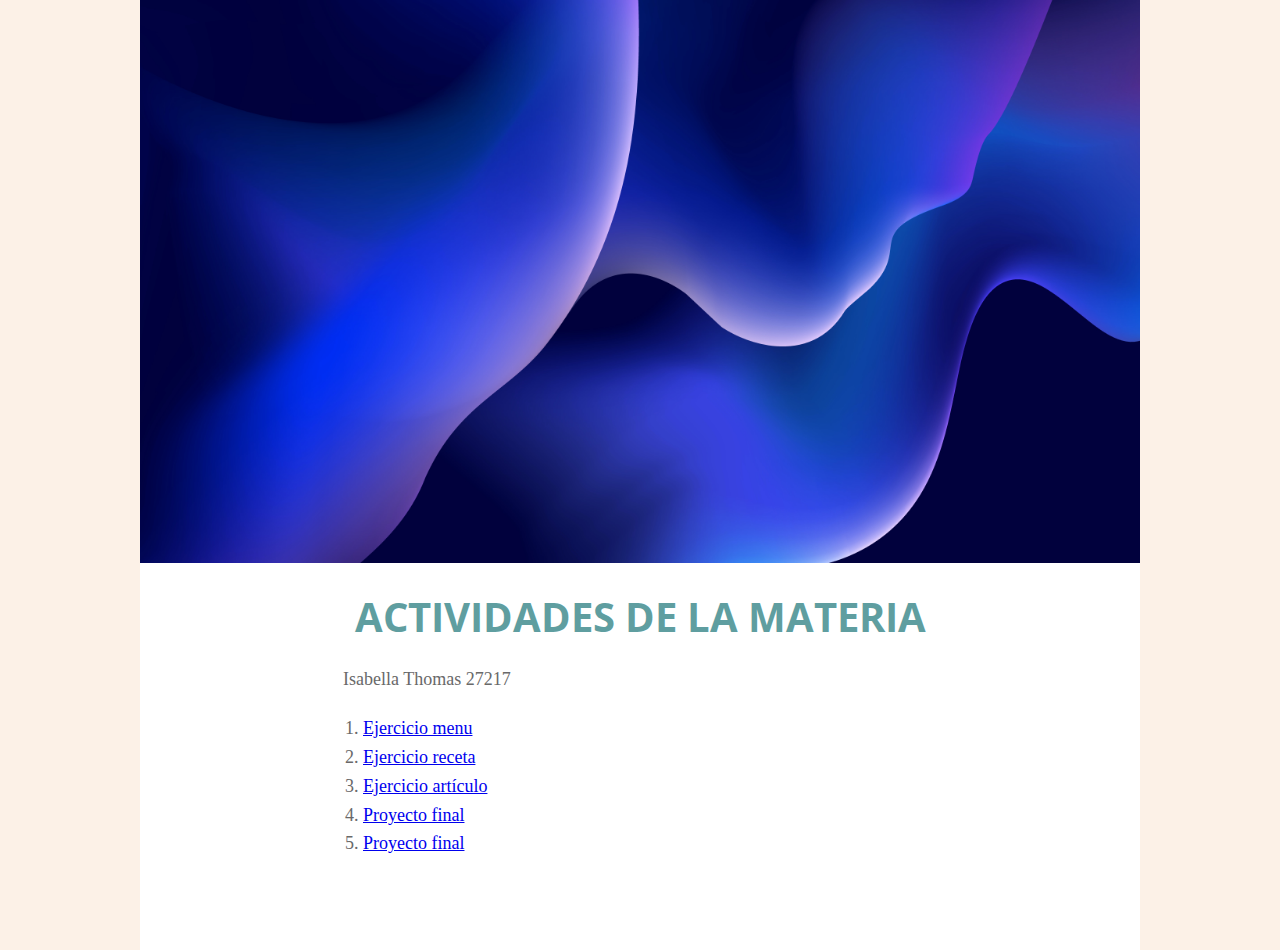
<file: index.html>
<!doctype html>
<html>
  <head>
    <meta charset="utf-8">
    <title>Repositorio</title>

    <link rel="stylesheet" href="stylestyle.css">
    
    <link rel="preconnect" href="https://fonts.googleapis.com">
    <link rel="preconnect" href="https://fonts.gstatic.com" crossorigin>
    <link href="https://fonts.googleapis.com/css2?family=Open+Sans:wght@600&display=swap" rel="stylesheet">

    <link rel="preconnect" href="https://fonts.googleapis.com">
    <link rel="preconnect" href="https://fonts.gstatic.com" crossorigin>
    <link href="https://fonts.googleapis.com/css2?family=Cormorant+Garamond&display=swap" rel="stylesheet">

  </head>
  <body>
    <div class="container">
      <img src="banner.jpg" width="100%">
      <br>
      <br>
      <h1>ACTIVIDADES DE LA MATERIA</h1>
      <br>
      <p>Isabella Thomas 27217</a></p>
      <br>
      <ol class="list">
        <li><a href="menu.html">Ejercicio menu</a></li> 
        <li><a href="receta.html">Ejercicio receta</a></li>
        <li><a href="articulo.html">Ejercicio artículo</a></li>
        <li><a href="proyecto.html">Proyecto final</a></li>
        <li><a href="proyectoproy.html">Proyecto final</a></li>
      </ol>
      <br>
      <br>
    </div>
  </body>
</html>
</file>
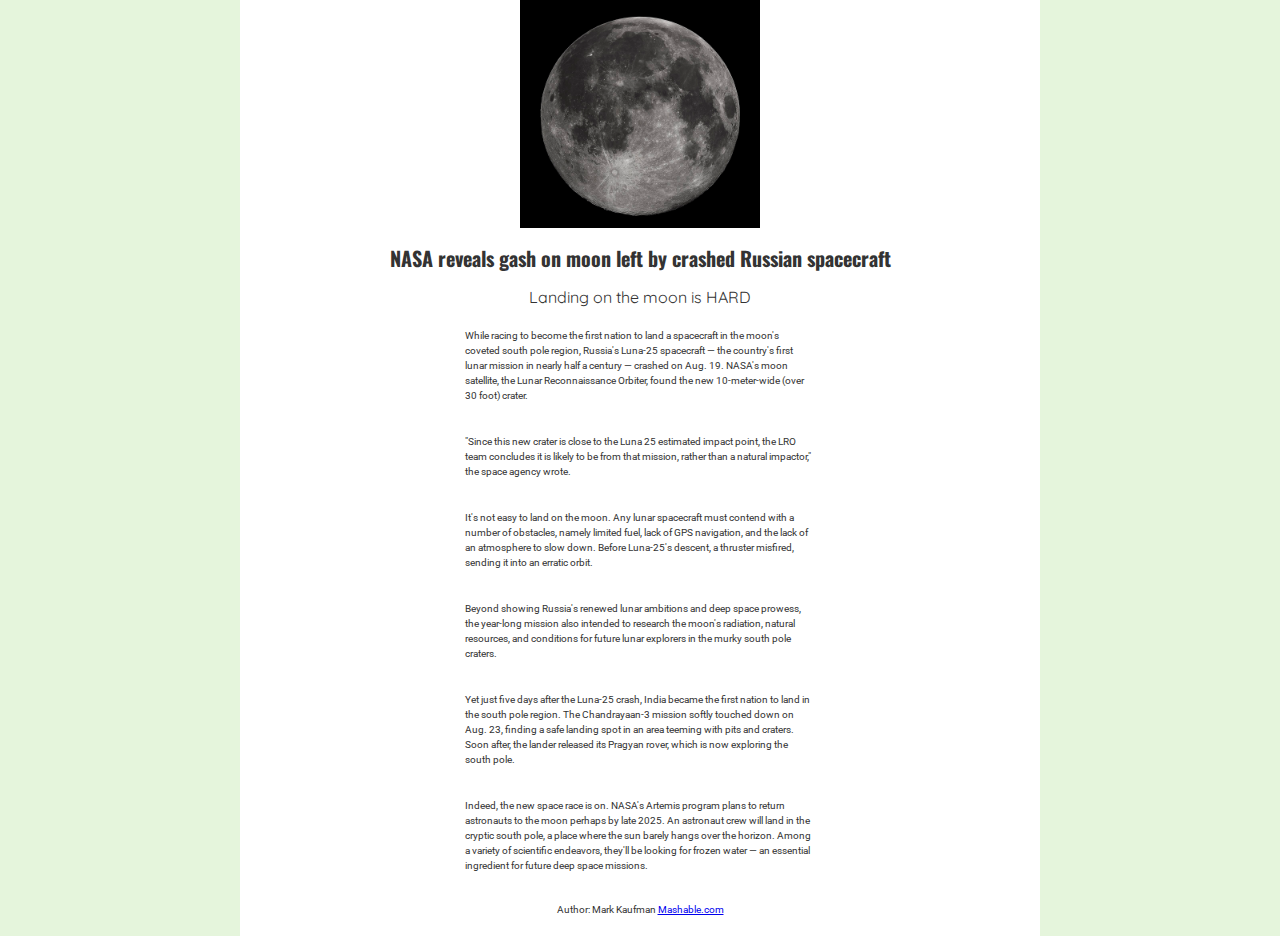
<file: articulo.html>
<!DOCTYPE html>
<html lang="en">
<head>
    <meta charset="UTF-8">
    <meta name="viewport" content="width=device-width, initial-scale=1.0">
    <title>Document</title>
    <link rel="preconnect" href="https://fonts.googleapis.com">
<link rel="preconnect" href="https://fonts.gstatic.com" crossorigin>
<link href="https://fonts.googleapis.com/css2?family=Roboto&display=swap" rel="stylesheet">
<link rel="preconnect" href="https://fonts.googleapis.com">
<link rel="preconnect" href="https://fonts.gstatic.com" crossorigin>
<link href="https://fonts.googleapis.com/css2?family=Oswald:wght@500&display=swap" rel="stylesheet">
<link rel="preconnect" href="https://fonts.googleapis.com">
<link rel="preconnect" href="https://fonts.gstatic.com" crossorigin>
<link href="https://fonts.googleapis.com/css2?family=Quicksand:wght@300&display=swap" rel="stylesheet">
            <style> 
            body{
                text-align: center; 
                font-family: 'Roboto', sans-serif;
                font-size: 10px;
                color: #333; 
                background-image: url('https://images.unsplash.com/photo-1506318137071-a8e063b4bec0?ixlib=rb-4.0.3&ixid=M3wxMjA3fDB8MHxwaG90by1wYWdlfHx8fGVufDB8fHx8fA%3D%3D&auto=format&fit=crop&w=1793&q=80');
                background-color: rgb(229, 245, 220);
                margin: 0px 0px; 
            }  
            
            .container{
                margin: 30px auto;
                margin: 0px auto;
                width: 800px; 
                background-color: white;
            } 
            h1{
                font-family:'Oswald', sans-serif;;
                font-size: 20px;
                font-weight: 700; 
            }
            h2{
                margin: 0px auto;
                font-family: 'Quicksand', sans-serif;
                font-size: 16px;
                font-weight: 400; 
                max-width: 20em;
            }
            article p{
                margin: 10px auto;
                max-width: 35em;
                text-align: left; 
                line-height: 1.5;
            }


            </style>

</head>
    <body>
        <div class="container">
            <img src="moon.jpg" width="30%">
            
        <h1>NASA reveals gash on moon left by crashed Russian spacecraft </h1>
        <h2>Landing on the moon is HARD </h2>

        <article>
            <br>
        <p>While racing to become the first nation to land a spacecraft in the moon's coveted south pole region, Russia's Luna-25 spacecraft — the country's first lunar mission in nearly half a century — crashed on Aug. 19. NASA's moon satellite, the Lunar Reconnaissance Orbiter, found the new 10-meter-wide (over 30 foot) crater. </h2></p>
            <br>
        <p>"Since this new crater is close to the Luna 25 estimated impact point, the LRO team concludes it is likely to be from that mission, rather than a natural impactor," the space agency wrote. </p>
            <br>
        <p>It's not easy to land on the moon. Any lunar spacecraft must contend with a number of obstacles, namely limited fuel, lack of GPS navigation, and the lack of an atmosphere to slow down. Before Luna-25's descent, a thruster misfired, sending it into an erratic orbit.  </p>
        <br>
        <p>Beyond showing Russia's renewed lunar ambitions and deep space prowess, the year-long mission also intended to research the moon's radiation, natural resources, and conditions for future lunar explorers in the murky south pole craters.</p>
        <br>
        <p>Yet just five days after the Luna-25 crash, India became the first nation to land in the south pole region. The Chandrayaan-3 mission softly touched down on Aug. 23, finding a safe landing spot in an area teeming with pits and craters. Soon after, the lander released its Pragyan rover, which is now exploring the south pole.</p>
        <br>
        <p>Indeed, the new space race is on. NASA's Artemis program plans to return astronauts to the moon perhaps by late 2025. An astronaut crew will land in the cryptic south pole, a place where the sun barely hangs over the horizon. Among a variety of scientific endeavors, they'll be looking for frozen water — an essential ingredient for future deep space missions.</p>
    <br>
    </article>
        <footer>
            <p>Author: Mark Kaufman <a href= "https://mashable.com/author/mark-kaufman"> Mashable.com </a></p>
        </footer>
            <br>
    </div>
    </body>    
</html>
</file>
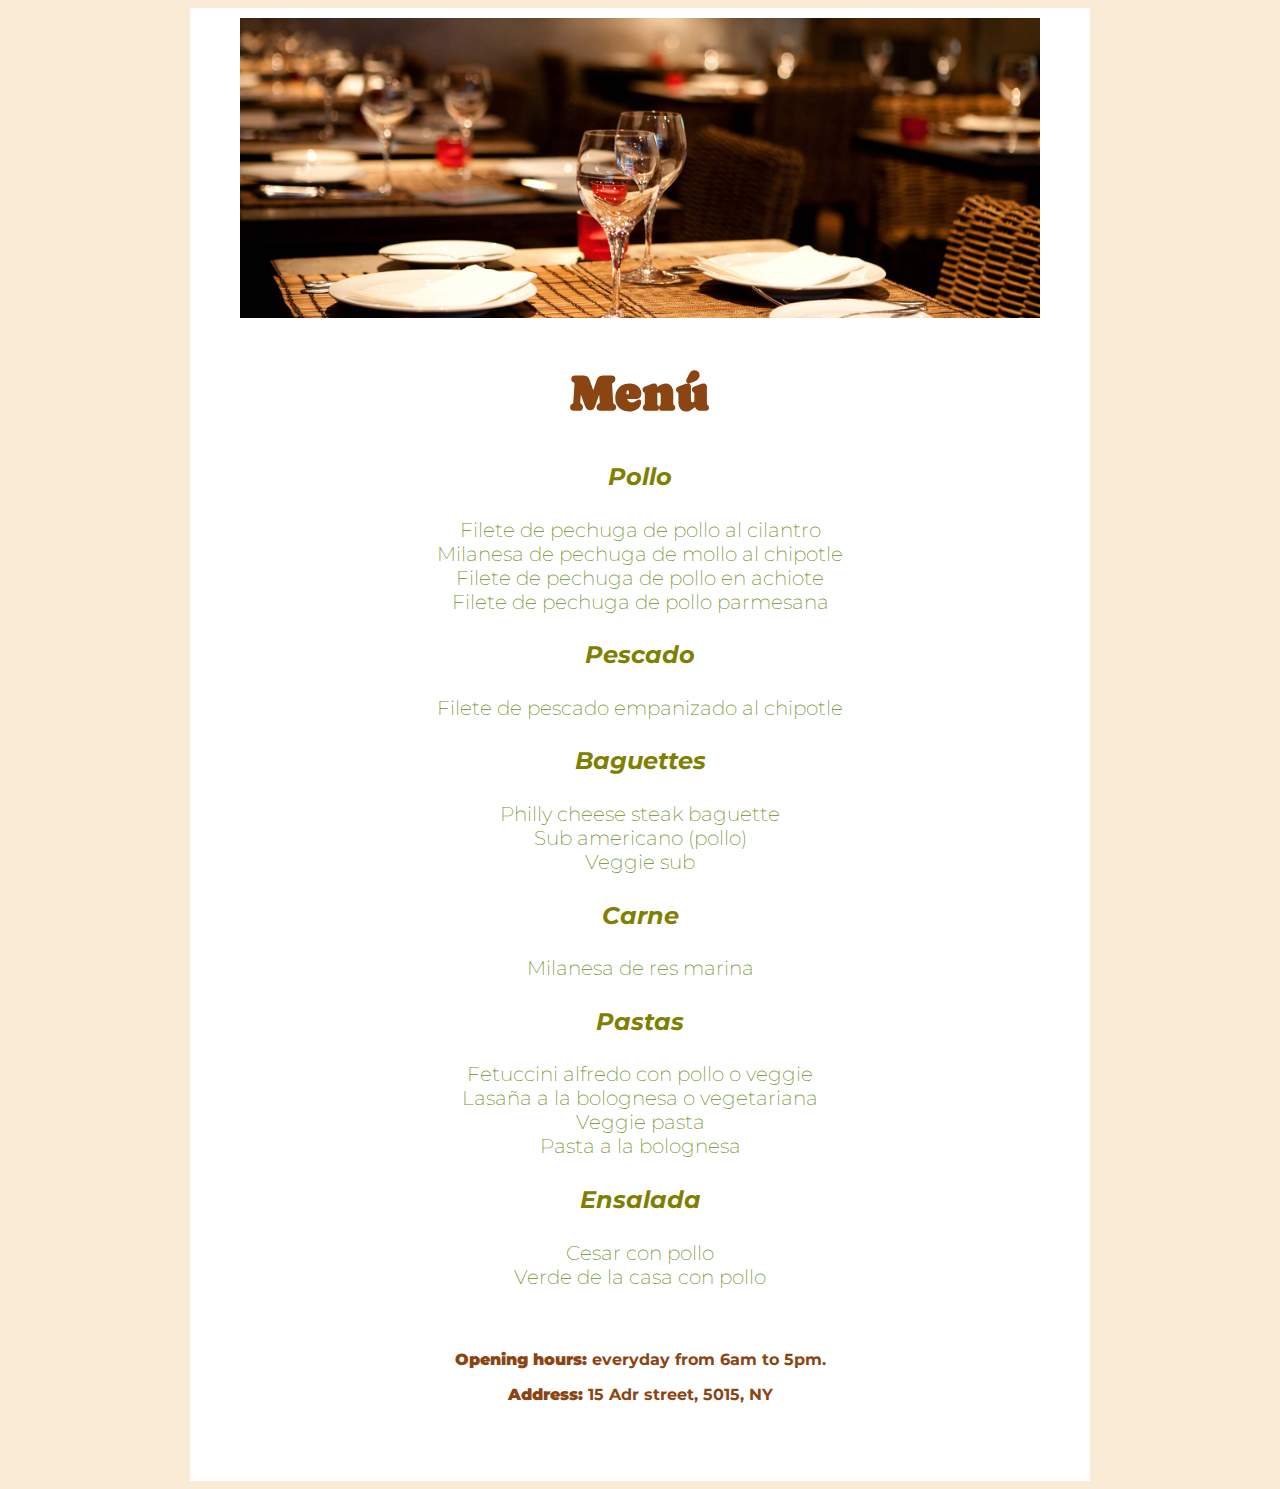
<file: menu.html>
<!doctype html>
<html>
  <head>
    <meta charset="utf-8">
    <title>Ejercicio Menu</title>
    <link rel="preconnect" href="https://fonts.googleapis.com">
<link rel="preconnect" href="https://fonts.gstatic.com" crossorigin>
<link href="https://fonts.googleapis.com/css2?family=Caprasimo&family=Comforter&display=swap" rel="stylesheet">
<link rel="preconnect" href="https://fonts.googleapis.com">
<link rel="preconnect" href="https://fonts.gstatic.com" crossorigin>
<link href="https://fonts.googleapis.com/css2?family=Montserrat:ital,wght@1,500&display=swap" rel="stylesheet">
<link rel="preconnect" href="https://fonts.googleapis.com">
<link rel="preconnect" href="https://fonts.gstatic.com" crossorigin>
<link href="https://fonts.googleapis.com/css2?family=Montserrat:wght@500&display=swap" rel="stylesheet">
<link rel="preconnect" href="https://fonts.googleapis.com">
<link rel="preconnect" href="https://fonts.gstatic.com" crossorigin>
<link href="https://fonts.googleapis.com/css2?family=Montserrat:wght@600&display=swap" rel="stylesheet">
<link rel="preconnect" href="https://fonts.googleapis.com">
<link rel="preconnect" href="https://fonts.gstatic.com" crossorigin>
<link href="https://fonts.googleapis.com/css2?family=Montserrat:wght@300&display=swap" rel="stylesheet">
    <style>
        body{
            text-align: center;
            background-color: antiquewhite;
        }
        .container{
            margin: 0px auto;
            padding-top: 10px;
            padding-left: 50px;
            padding-right: 50px;
            padding-bottom: 50px;
            text-align: center;
            background-color: white;
            width: 800px;

        }
          h2 {

            font-family: 'Caprasimo', cursive;
            font-size: 50px;
            color: saddlebrown;



          }
        h3{
          font-family: 'Montserrat', sans-serif;
          font-style:italic;
          font-size:  24px;
          color: olive;
        }

        h4{
          font-family: 'Montserrat', sans-serif;
          font-weight:200;
          font-size: 20px;
          color: olivedrab;
        }

        h5{

          font-family: 'Montserrat', sans-serif;
          font-size: 16px;
          color: saddlebrown;

        }

    </style>
  </head>
  <body>
    <div class="container">
      <img src="foto.jpg" style="width:100%;max-width:1000px">
      <h2> Menú </h2>
      <p> </p>
      <h3> Pollo </h3>
      <h4>
      <p>
         Filete de pechuga de pollo al cilantro 
        <br> Milanesa de pechuga de mollo al chipotle
        <br> Filete de pechuga de pollo en achiote
        <br> Filete de pechuga de pollo parmesana
      </p>
      </h4>

      <h3> Pescado </h3>
      <h4>
        <p>
          Filete de pescado empanizado al chipotle 
        </p>
      </h4>

      <h3> Baguettes </h3>
      <h4> <p>
        Philly cheese steak baguette 
       <br> Sub americano (pollo)
       <br> Veggie sub
     </p></h4>

      <h3> Carne </h3>
      <h4><p>
        Milanesa de res marina
      </p></h4>

      <h3> Pastas </h3>
      <h4> <p>
        Fetuccini alfredo con pollo o veggie
       <br> Lasaña a la bolognesa o vegetariana
       <br> Veggie pasta
       <br> Pasta a la bolognesa
     </p></h4>

      <h3> Ensalada </h3>
      <h4> <p>
        Cesar con pollo
       <br> Verde de la casa con pollo
     </p></h4>
<h5>
  <br>
      <p><strong>Opening hours:</strong> everyday from 6am to 5pm.</p>
      <p><strong>Address:</strong> 15 Adr street, 5015, NY</p>
      </h5>
    </div>
    </div>
  </body>
</html>
</file>
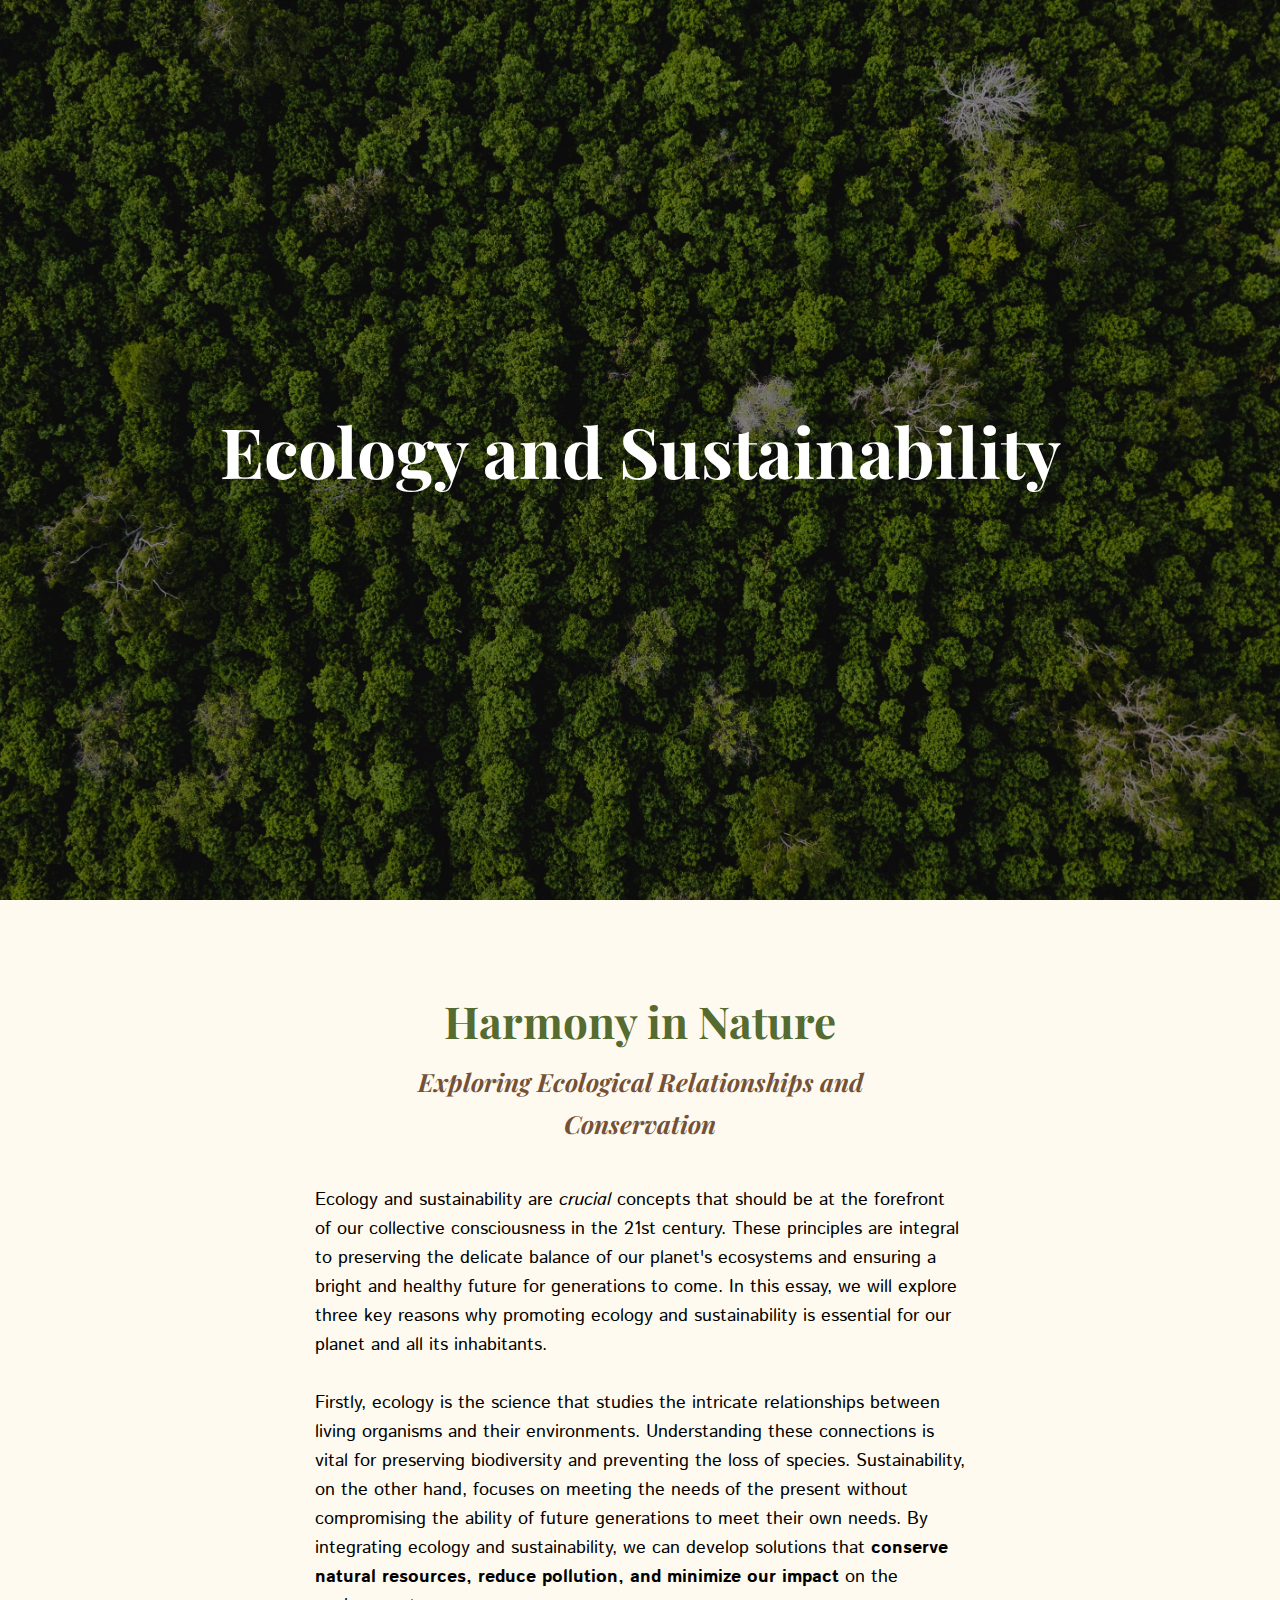
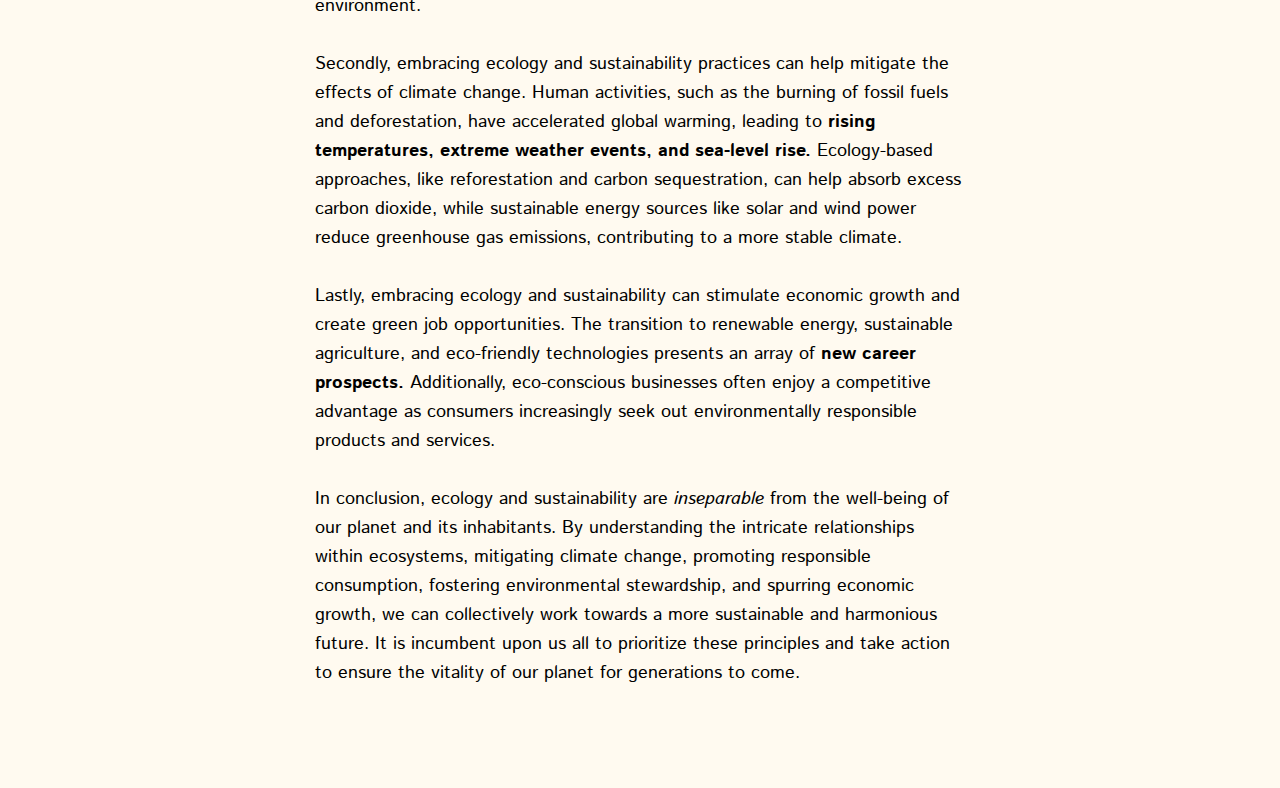
<file: proyecto.html>
<!DOCTYPE html>
<html lang="en">
<head>
    <meta charset="UTF-8">
    <meta name="viewport" content="width=device-width, initial-scale=1.0">
    <title>Ecology and Sustentability</title>
    <link rel="preconnect" href="https://fonts.googleapis.com">
    <link rel="preconnect" href="https://fonts.gstatic.com" crossorigin>
    <link href="https://fonts.googleapis.com/css2?family=Istok+Web&display=swap" rel="stylesheet">
    <link rel="preconnect" href="https://fonts.googleapis.com">
    <link rel="preconnect" href="https://fonts.gstatic.com" crossorigin>
    <link href="https://fonts.googleapis.com/css2?family=Playfair+Display&display=swap" rel="stylesheet">
    <link rel="stylesheet" href="style.css">
           
</head>
    <body>
        <section id="hero">
            <div class="hero container">
                <div>
                <h1>Ecology and Sustainability</h1>
                </div>
            </div>
            </section>
            <section id="body">
            <div class="body">
                <div class="body-top">
                    <h1>Harmony in Nature</h1>
                    <h2>Exploring Ecological Relationships and Conservation</h2>
                </div>
                <div class="body-bottom">
                    <p>Ecology and sustainability are <i>crucial</i> concepts that should be at the forefront of our collective consciousness in the 21st century. These principles are integral to preserving the delicate balance of our planet's ecosystems and ensuring a bright and healthy future for generations to come. In this essay, we will explore three key reasons why promoting ecology and sustainability is essential for our planet and all its inhabitants.</p> 
                    <br>
                    <p>Firstly, ecology is the science that studies the intricate relationships between living organisms and their environments. Understanding these connections is vital for preserving biodiversity and preventing the loss of species. Sustainability, on the other hand, focuses on meeting the needs of the present without compromising the ability of future generations to meet their own needs. By integrating ecology and sustainability, we can develop solutions that <b>conserve natural resources, reduce pollution, and minimize our impact</b> on the environment.</p>
                    <br>
                    <p>Secondly, embracing ecology and sustainability practices can help mitigate the effects of climate change. Human activities, such as the burning of fossil fuels and deforestation, have accelerated global warming, leading to <b>rising temperatures, extreme weather events, and sea-level rise.</b> Ecology-based approaches, like reforestation and carbon sequestration, can help absorb excess carbon dioxide, while sustainable energy sources like solar and wind power reduce greenhouse gas emissions, contributing to a more stable climate.</p>
                    <br>
                    <p>Lastly, embracing ecology and sustainability can stimulate economic growth and create green job opportunities. The transition to renewable energy, sustainable agriculture, and eco-friendly technologies presents an array of <b>new career prospects.</b> Additionally, eco-conscious businesses often enjoy a competitive advantage as consumers increasingly seek out environmentally responsible products and services.</p>
                    <br>
                    <p>In conclusion, ecology and sustainability are <i>inseparable</i> from the well-being of our planet and its inhabitants. By understanding the intricate relationships within ecosystems, mitigating climate change, promoting responsible consumption, fostering environmental stewardship, and spurring economic growth, we can collectively work towards a more sustainable and harmonious future. It is incumbent upon us all to prioritize these principles and take action to ensure the vitality of our planet for generations to come.</p>
                </div>
            </section>
    </body>    
</html>
</file>
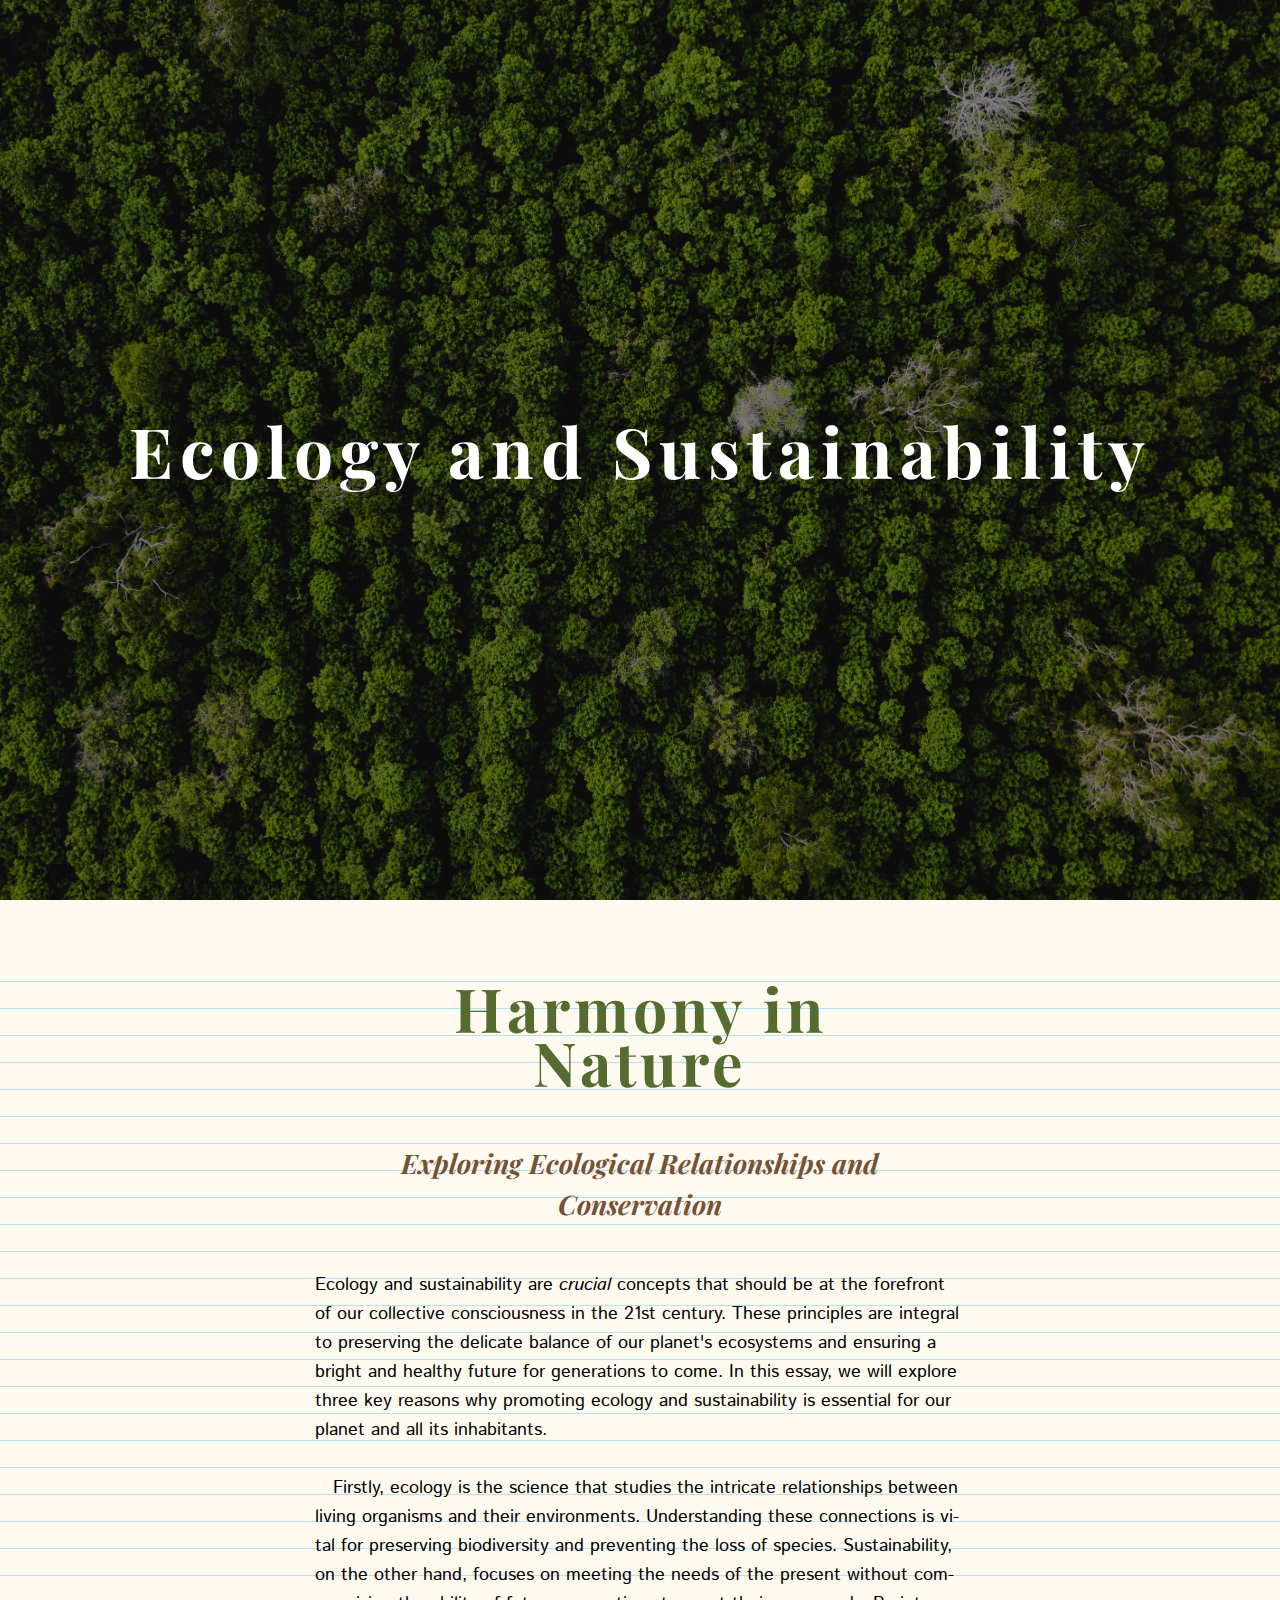
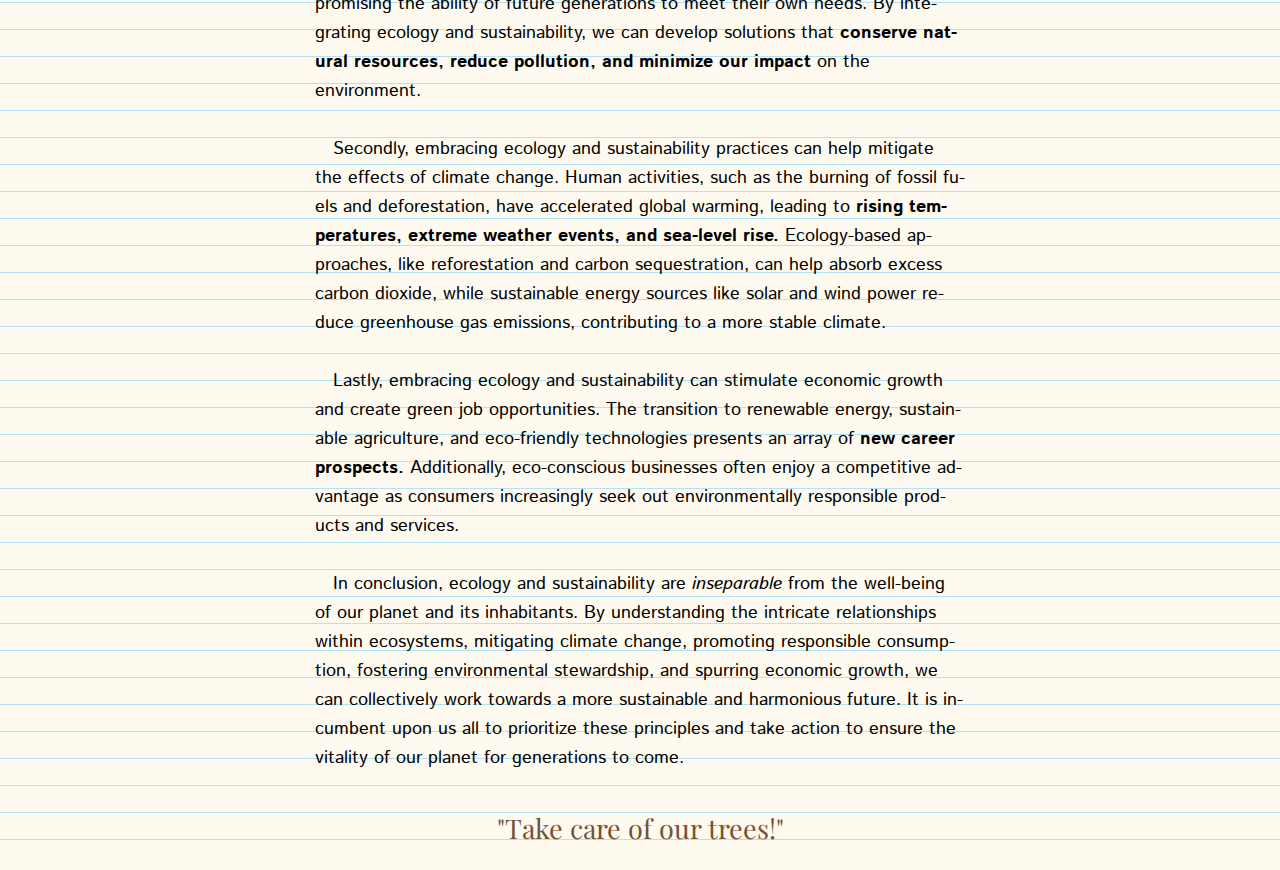
<file: proyectoproy.html>
<!DOCTYPE html>
<html lang="en">
<head>
    <meta charset="UTF-8">
    <meta name="viewport" content="width=device-width, initial-scale=1.0">
    <title>Ecology and Sustentability</title>
    <link rel="preconnect" href="https://fonts.googleapis.com">
    <link rel="preconnect" href="https://fonts.gstatic.com" crossorigin>
    <link href="https://fonts.googleapis.com/css2?family=Istok+Web&display=swap" rel="stylesheet">
    <link rel="preconnect" href="https://fonts.googleapis.com">
    <link rel="preconnect" href="https://fonts.gstatic.com" crossorigin>
    <link href="https://fonts.googleapis.com/css2?family=Playfair+Display&display=swap" rel="stylesheet">
    <link rel="stylesheet" href="styleproy.css">
           
</head>
    <body>
        <section id="hero">
            <div class="hero container">
                <div>
                <h1>Ecology and Sustainability</h1>
                </div>
            </div>
            </section>
            <section id="body">
            <div class="grid">
            <div class="body">
                <div class="body-top">
                    <h1>Harmony in Nature</h1>
                    <h2>Exploring Ecological Relationships and Conservation</h2>
                </div>
                <div class="body-bottom">
                    <p><blockquote>Ecology and sustainability are <i>crucial</i> concepts that should be at the forefront of our collective consciousness in the 21st century. These principles are integral to preserving the delicate balance of our planet's ecosystems and ensuring a bright and healthy future for generations to come. In this essay, we will explore three key reasons why promoting ecology and sustainability is essential for our planet and all its inhabitants.</p> </blockquote>
                    <br>
                    <p>Firstly, ecology is the science that studies the intricate relationships between living organisms and their environments. Understanding these connections is vital for preserving biodiversity and preventing the loss of species. Sustainability, on the other hand, focuses on meeting the needs of the present without compromising the ability of future generations to meet their own needs. By integrating ecology and sustainability, we can develop solutions that <b>conserve natural resources, reduce pollution, and minimize our impact</b> on the environment.</p>
                    <br>
                    <p>Secondly, embracing ecology and sustainability practices can help mitigate the effects of climate change. Human activities, such as the burning of fossil fuels and deforestation, have accelerated global warming, leading to <b>rising temperatures, extreme weather events, and sea-level rise.</b> Ecology-based approaches, like reforestation and carbon sequestration, can help absorb excess carbon dioxide, while sustainable energy sources like solar and wind power reduce greenhouse gas emissions, contributing to a more stable climate.</p>
                    <br>
                    <p>Lastly, embracing ecology and sustainability can stimulate economic growth and create green job opportunities. The transition to renewable energy, sustainable agriculture, and eco-friendly technologies presents an array of <b>new career prospects.</b> Additionally, eco-conscious businesses often enjoy a competitive advantage as consumers increasingly seek out environmentally responsible products and services.</p>
                    <br>
                    <p>In conclusion, ecology and sustainability are <i>inseparable</i> from the well-being of our planet and its inhabitants. By understanding the intricate relationships within ecosystems, mitigating climate change, promoting responsible consumption, fostering environmental stewardship, and spurring economic growth, we can collectively work towards a more sustainable and harmonious future. It is incumbent upon us all to prioritize these principles and take action to ensure the vitality of our planet for generations to come.</p>
                </div>
                    <div class="quote">
                        <blockquote> "Take care of our trees!" </blockquote>
                    </div>
                </div>
            </section>
            
    </body>    
</html>
</file>
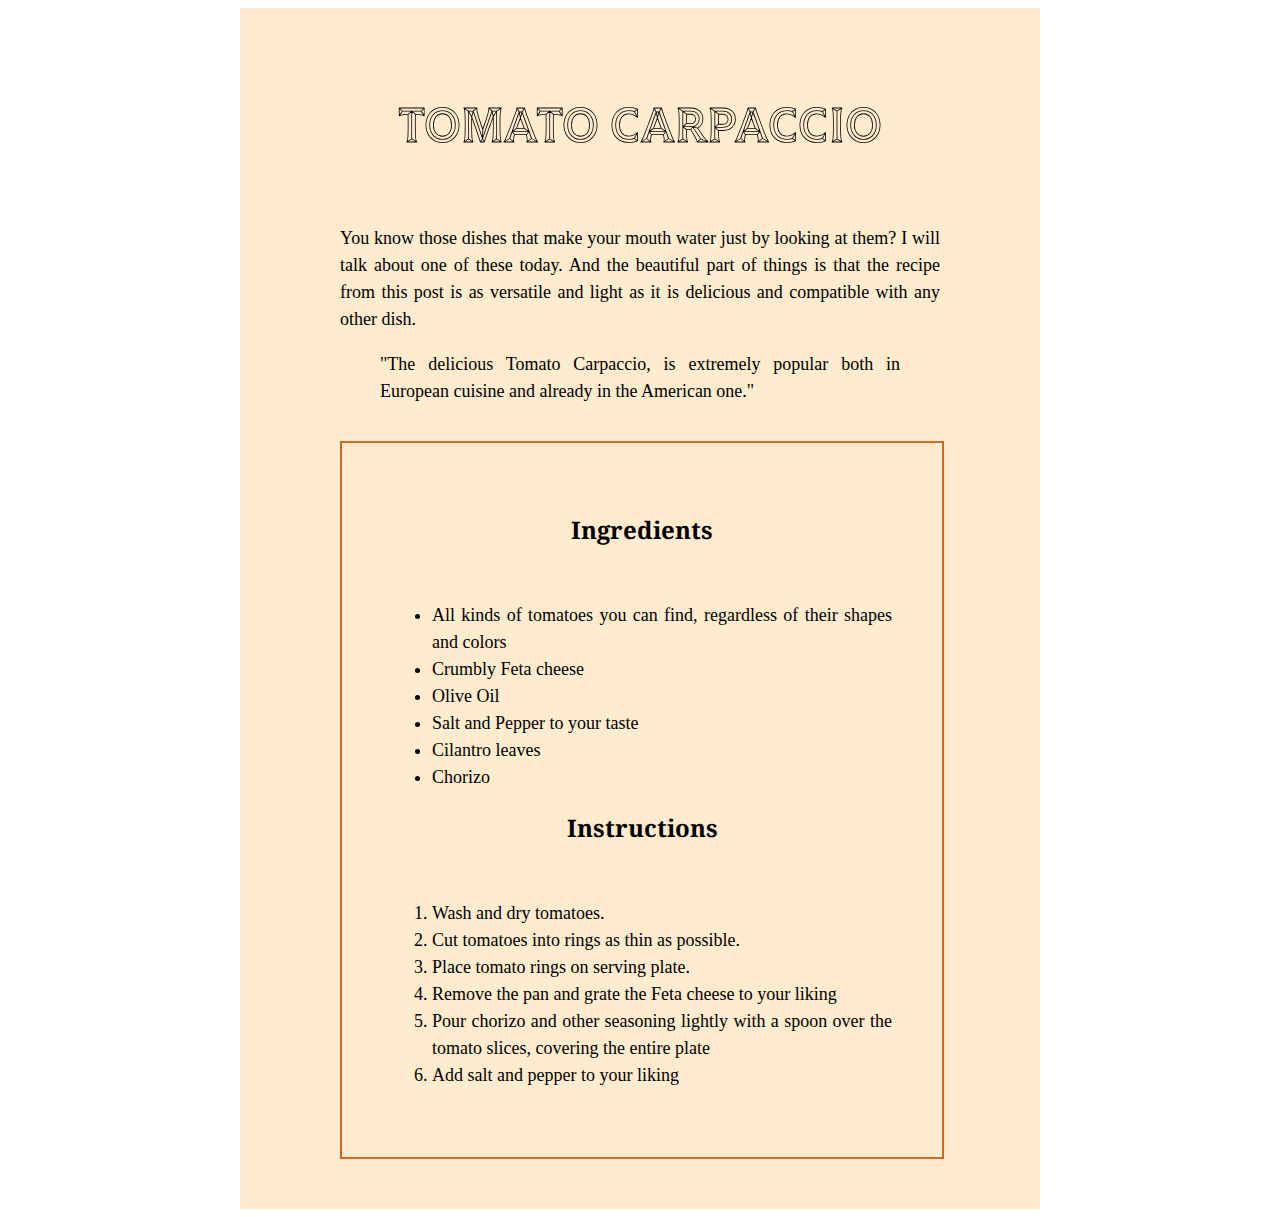
<file: receta.html>
<html>
<head>
    <meta charset="UTF-8">
    <meta name="viewport" content="width=device-width, initial-scale=1.0">
    <link rel="preconnect" href="https://fonts.googleapis.com">
    <link rel="preconnect" href="https://fonts.gstatic.com" crossorigin>
    <link href="https://fonts.googleapis.com/css2?family=Noto+Serif:ital,wght@1,600&display=swap" rel="stylesheet">
    <link rel="preconnect" href="https://fonts.googleapis.com">
<link rel="preconnect" href="https://fonts.gstatic.com" crossorigin>
<link href="https://fonts.googleapis.com/css2?family=Tilt+Prism&display=swap" rel="stylesheet">
    <style>
        body{
            text-align: center;
        }

        .container{
            width: 600px;
            margin: 0px auto;
            background-color: blanchedalmond;
            padding-left: 100px;
            padding-right: 100px;
            padding-top: 50px;
            padding-bottom: 50px;;
        }

        ul,ol{
            display: table;
        }

        .list{
            text-align: justify;
            font-size: 18px;
            font-family: Georgia, 'Times New Roman', Times, serif;
            line-height: 1.5;
        }

        h2{
            font-family: 'Noto Serif', serif;

        }
        h1{
            font-family: 'Tilt Prism', cursive;
            font-size: 50px;
        }

        p{
            font-family: Georgia, 'Times New Roman', Times, serif;
            font-size: 18px;;
            text-align: justify;
            line-height: 1.5;
        }

        .cajita{
            margin: 0px auto;
            width:500px;
            border-style: solid;
            border-color: chocolate;
            border-width: 2px;
            padding: 50px 50px;

        }



    </style>
    <title>Receta</title>
</head>
<body>
    <div class="container">
   <h1> TOMATO CARPACCIO </h1>
   <br>

   <p> You know those dishes that make your mouth water just by looking at them? I will talk about one of these today. And the beautiful part of things is that the recipe from this post is as versatile and light as it is delicious and compatible with any other dish.</p>
   <blockquote><p>"The delicious Tomato Carpaccio, is extremely popular both in European cuisine and already in the American one."</p></blockquote>
<br>
<div class="cajita">
   <h2> Ingredients </h2>
   <br>

   <ul class="list">
    <li>All kinds of tomatoes you can find, regardless of their shapes and colors</li>
    <li>Crumbly Feta cheese</li>
    <li>Olive Oil</li>
    <li>Salt and Pepper to your taste</li>
    <li>Cilantro leaves</li>
    <li>Chorizo</li>
    </ul>


    <h2>Instructions</h2>
    <br>
    <ol class="list">
        <li> Wash and dry tomatoes.</li>

        <li> Cut tomatoes into rings as thin as possible.</li>

        <li> Place tomato rings on serving plate.</li>

        <li> Remove the pan and grate the Feta cheese to your liking</li>
        <li> Pour chorizo and other seasoning lightly with a spoon over the tomato slices, covering the entire plate</li>
        <li> Add salt and pepper to your liking</li>
    </ol>
</div>
    </div>
   
</body>
</html>
</file>
<file: stylestyle.css>
body{
    text-align: center;
    background-color: #fcf1e7;
    margin: 0px;
    /*background-image: url("imagen.jpg");*/
}
.container{
    margin: 0px auto;
    padding-top: 0px;
    padding-left: 0px;
    padding-right: 0px;
    padding-bottom: 50px;
    text-align: center;
    background-color: white;
    width: 1000px;
    color:dimgray;
    font-family: Georgia, 'Times New Roman', Times, serif;
    font-size: 18px;

}
h1 {
  font-family: 'Open Sans', arial, sans-serif;
  color:cadetblue;
  font-size: 40px;
  margin: 0px;
}
h2 {
    font-family: Georgia, 'Times New Roman', Times, serif;
  color:dimgray;
  font-size: 18px;
  font-weight: 700;
  margin: 0px;
}
p {
  margin: 0px auto;
  font-family: Georgia, 'Times New Roman', Times, serif;
  font-size: 18px;
  line-height: 1.6;
  max-width: 33em;
  text-align: left;
}
.list {
  margin: 0px auto;
  font-family: Georgia, 'Times New Roman', Times, serif;
  font-size: 18px;
  line-height: 1.6;
  max-width: 33em;
  text-align: left;

}
</file>
<file: style.css>
* {
    padding: 0;
    margin: 0;
    box-sizing: border-box;
}
html {
    font-size: 20pt;
    /*font-family:'liberation', serif; */
    /*font-family: 'liberation', sans-serif; */
    font-family:'Istok Web', sans-serif;
    line-height: 32pt;
    background-color: floralwhite;
    
}

.container{
    min-height: 100vh;
    width: 100%;
    display: flex;
    align-items: center;
    justify-content: center;
}
img{
    width: 100%;
    height: 100%;
    object-fit: cover;
}
#hero{

    background-image: url(background.jpg);
    background-size: cover;
    background-position: center center;
    position: relative;
    z-index: 1;
}
#hero::after{
    content: '';
    position:absolute;
    left: 0;
    top: 0;
    width: 100%;
    height: 100%;
    background-color: black;
    opacity: .45;
    z-index: -1;
}

#hero h1 {
    display: block;
    width: fit-content;
    font-size: 52pt;
    /*font-family:'arimo', serif; */
    /*font-family: 'pt serif' , serif; */
    font-family: 'Playfair Display', serif;
    position: relative;
    color:white;
}



#hero .hero{
    max-width: 1200px;
    margin: 0 auto;
    padding: 0 40px;
    justify-content: center;
    text-align: center;
}

#body .body{
    flex-direction: column;
    
    max-width: 1200px;
    margin: 0 auto;
    padding: 100px 0;
    
}

#body .body-top{
    width: 600px;
    margin: 0 auto;
    padding: 0;
    align-items: center;
    text-align: center;
    
}

#body .body-bottom{
    display: flex;
    align-items: left;
    justify-content: left;
    margin-top: 20px;
    flex-wrap: wrap;
    padding-left: 275px;
    padding-right:275px;
    padding-top: 20px;
}
#body h1 {
    display: block;
    margin: 0 auto;
    width: fit-content;
    font-size: 44px;
    /*position: relative;*/
    color:darkolivegreen;
    /*font-family:'arimo', serif; */
    /*font-family: 'pt serif' , serif; */
    font-family:'Playfair Display', serif ;
    padding-bottom: 18px;
}
#body h2 {
    display: block;
    width: fit-content;
    font-size: 25px;
    position: relative;
    color:#735237;
    /*font-family:'arimo', serif; */
    /*font-family: 'pt serif' , serif; */
    font-family: 'Playfair Display', serif;
    font-style: italic;
}

#body .body-bottom{
    font-size: 18px;
    line-height: 29px;
}
</file>
<file: styleproy.css>
* {
    padding: 0;
    margin: 0;
    box-sizing: border-box;
}
.grid {
    background-image: linear-gradient(to bottom, hsla(200, 100%, 50%, 0.3) 1px, transparent 1px);
    background-repeat: repeat;
    background-position: left top;
    background-size: 100% 27px;
  }
  
html {
    font-size: 20pt;
    /*font-family:'liberation', serif; */
    /*font-family: 'liberation', sans-serif; */
    font-family:'Istok Web', sans-serif;
    line-height: 32pt;
    background-color: floralwhite;
    
}

.container{
    min-height: 100vh;
    width: 100%;
    display: flex;
    align-items: center;
    justify-content: center;
}
img{
    width: 100%;
    height: 100%;
    object-fit: cover;
}
#hero{

    background-image: url(backgroundproy.jpg);
    background-size: cover;
    background-position: center center;
    position: relative;
    z-index: 1;
}
#hero::after{
    content: '';
    position:absolute;
    left: 0;
    top: 0;
    width: 100%;
    height: 100%;
    background-color: black;
    opacity: .45;
    z-index: -1;
}

#hero h1 {
    display: block;
    width: fit-content;
    font-size: 52pt;
    /*font-family:'arimo', serif; */
    /*font-family: 'pt serif' , serif; */
    font-family: 'Playfair Display', serif;
    position: relative;
    color:white;
    letter-spacing: 7px;
}



#hero .hero{
    max-width: 1200px;
    margin: 0 auto;
    padding: 0 40px;
    justify-content: center;
    text-align: center;
}

#body .body{
    flex-direction: column;
    
    max-width: 1200px;
    margin: 0 auto;
    /*padding: 100px 0;*/
    
}

#body .body-top{
    width: 600px;
    margin: 0 auto;
    padding: 0;
    align-items: center;
    text-align: center;
    
}

#body .body-bottom{
    display: flex;
    align-items: left;
    justify-content: left;
    margin-top: 20px;
    flex-wrap: wrap;
    padding-left: 275px;
    padding-right:275px;
    padding-top: 20px;
}
#body h1 {
    display: block;
    margin: 0 auto;
    width: fit-content;
    font-size: 60.75px;
    /*position: relative;*/
    color:darkolivegreen;
    /*font-family:'arimo', serif; */
    /*font-family: 'pt serif' , serif; */
    font-family:'Playfair Display', serif ;
    /*padding-bottom: 18px;*/
    letter-spacing: 4px;
    line-height: 54px;
	margin-top: 81px;
	margin-bottom: 27px;
}
#body h2 {
    display: block;
    width: fit-content;
    font-size: 27.00px;
    position: relative;
    color:#735237;
    /*font-family:'arimo', serif; */
    /*font-family: 'pt serif' , serif; */
    font-family: 'Playfair Display', serif;
    font-style: italic;
    line-height: 40.5px;
	margin-top: 54px;
    margin-bottom: 27px;
}

#body .body-bottom{
    font-size: 18px;
    line-height: 29px;
    font-kerning: normal;
    hyphens: auto;
    Text-indent: 1em;
    margin-bottom: 1.5;
    margin-top: 0;
}

#body .body-bottom blockquote {
    Text-indent: 0;
}

#body .quote blockquote{
    hanging-punctuation: first;
    font-family: 'Playfair Display', serif;
    font-size: 27px;
    line-height: 30px;
	margin-top: 40px;
    margin-bottom: 27px;
    text-align: center;
    color:#735237;

}
</file>
